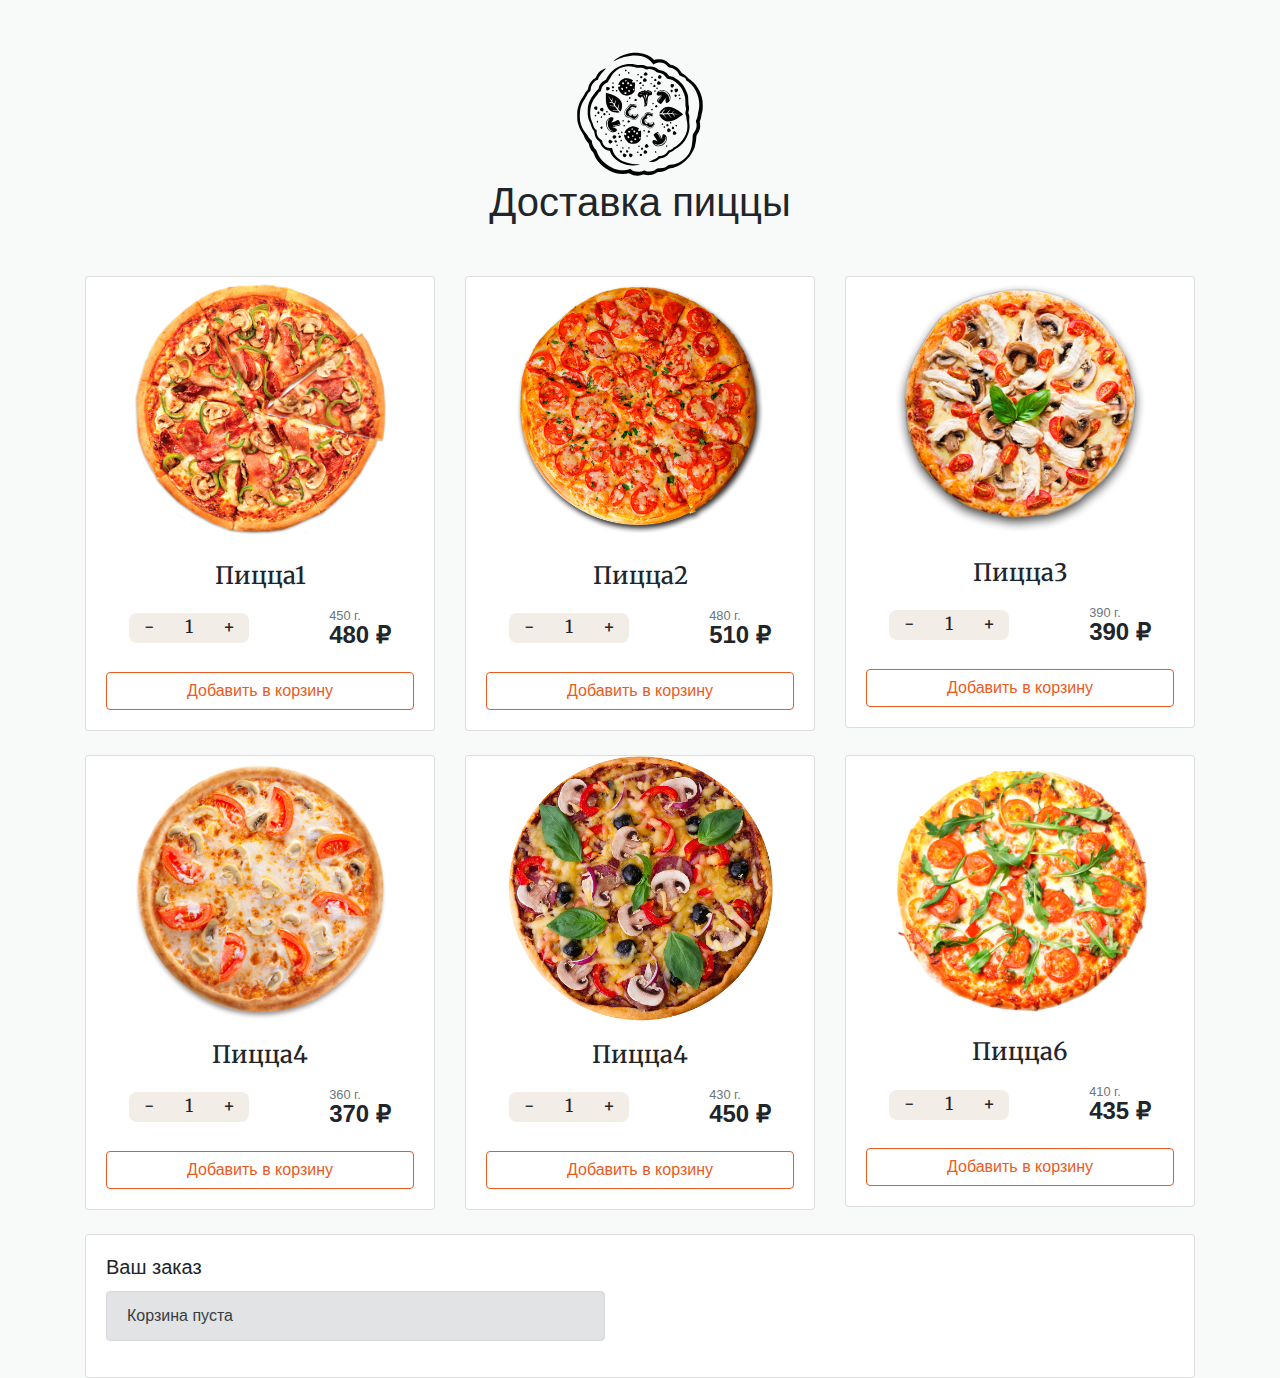
<file: index.html>
<!DOCTYPE html>
<html lang="ru">

<head>
	<meta charset="UTF-8">
	<meta name="viewport" content="width=device-width, initial-scale=1.0, shrink-to-fit=no">
	<title>Доставка пиццы</title>
	<link rel="stylesheet" href="libs/bootstrap/css/bootstrap.min.css">
	<link rel="stylesheet" href="css/main.css">
	<link href="https://fonts.googleapis.com/css?family=Merriweather:300,400,400i,700&amp;subset=cyrillic-ext" rel="stylesheet">
</head>

<body>
	<header class="header">
		<div class="container text-center">
			<img src="img/logo/logo.svg" width="130" alt="Пицца">
			<div class="top">Доставка пиццы</div>
		</div>
	</header>

	<div class="container">
		<div class="row">
		  <div class="col">
			<div class="card mb-4" data-id="01">
				<img class="img" src="img/pizza/pizza1.png" alt="">
				<div class="card-body text-center">
					<h4 class="pizza_name">Пицца1</h4>
					<div class="details-wrapper">
						<div class="items counter-wrapper">
							<div class="items__control" data-action="minus">-</div>
							<div class="items__current" data-counter>1</div>
							<div class="items__control" data-action="plus">+</div>
						</div>

						<div class="price">
							<div class="weight">450 г.</div>
							<div class="money">480 ₽</div>
						</div>
					</div>
					<button data-cart type="button" class="btn btn-block button_outline">Добавить в корзину</button>
				</div>
			</div>
		  </div>
		  
		  <div class="col">
			<div class="card mb-4"data-id="02">
				<img class="img" src="img/pizza/pizza2.png" alt="">
				<div class="card-body text-center">
					<h4 class="pizza_name">Пицца2</h4>
					<div class="details-wrapper">
						<div class="items counter-wrapper">
							<div class="items__control" data-action="minus">-</div>
							<div class="items__current" data-counter>1</div>
							<div class="items__control" data-action="plus">+</div>
						</div>

						<div class="price">
							<div class="weight">480 г.</div>
							<div class="money">510 ₽</div>
						</div>
					</div>
					<button data-cart type="button" class="btn btn-block button_outline">Добавить в корзину</button>
				</div>
			</div>
		  </div>

		  <div class="col">
			<div class="card mb-4"data-id="03">
				<img class="img" src="img/pizza/pizza3.png" alt="">
				<div class="card-body text-center">
					<h4 class="pizza_name">Пицца3</h4>
					<div class="details-wrapper">
						<div class="items counter-wrapper">
							<div class="items__control" data-action="minus">-</div>
							<div class="items__current" data-counter>1</div>
							<div class="items__control" data-action="plus">+</div>
						</div>

						<div class="price">
							<div class="weight">390 г.</div>
							<div class="money">390 ₽</div>
						</div>
					</div>
					<button data-cart type="button" class="btn btn-block button_outline">Добавить в корзину</button>
				</div>
			</div>
		  </div>
		</div>

		<div class="row">
		  <div class="col">
			<div class="card mb-4"data-id="04">
				<img class="img" src="img/pizza/pizza4.png" alt="">
				<div class="card-body text-center">
					<h4 class="pizza_name">Пицца4</h4>
					<div class="details-wrapper">
						<div class="items counter-wrapper">
							<div class="items__control" data-action="minus">-</div>
							<div class="items__current" data-counter>1</div>
							<div class="items__control" data-action="plus">+</div>
						</div>

						<div class="price">
							<div class="weight">360 г.</div>
							<div class="money">370 ₽</div>
						</div>
					</div>
					<button data-cart type="button" class="btn btn-block button_outline">Добавить в корзину</button>
				</div>
			</div>
		  </div>

		  <div class="col">
			<div class="card mb-4"data-id="05">
				<img class="img" src="img/pizza/pizza6.png" alt="">
				<div class="card-body text-center">
					<h4 class="pizza_name">Пицца4</h4>
					<div class="details-wrapper">
						<div class="items counter-wrapper">
							<div class="items__control" data-action="minus">-</div>
							<div class="items__current" data-counter>1</div>
							<div class="items__control" data-action="plus">+</div>
						</div>

						<div class="price">
							<div class="weight">430 г.</div>
							<div class="money">450 ₽</div>
						</div>
					</div>
					<button data-cart type="button" class="btn btn-block button_outline">Добавить в корзину</button>
				</div>
			</div>
		  </div>
		  
			<div class="col">
			<div class="card mb-4"data-id="06">
				<img class="img" src="img/pizza/pizza5.png" alt="">
				<div class="card-body text-center">
					<h4 class="pizza_name">Пицца6</h4>
					<div class="details-wrapper">
						<div class="items counter-wrapper">
							<div class="items__control" data-action="minus">-</div>
							<div class="items__current" data-counter>1</div>
							<div class="items__control" data-action="plus">+</div>
						</div>
						<div class="price">
							<div class="weight">410 г.</div>
							<div class="money">435 ₽</div>
						</div>
					</div>
					<button data-cart type="button" class="btn btn-block button_outline">Добавить в корзину</button>
				</div>
			</div>
		  </div>
		</div>
		
		<div class="card mb-4">
			<div class="row">
				<div class="col">
					<div class="card-body">
						<h5 class="card-title">Ваш заказ</h4>
						<div data-cart-empty class="alert alert-secondary" role="alert">
							Корзина пуста
						</div>
						<div class="cart-wrapper">
							
						</div>
					</div>
				</div>
				<div class="col">
					<div id="order-form" class="card-body border-top none">
						<h5 class="card-title">Оформление заказа</h5>
						<form>
							<div class="form-group">
								<input type="text" class="form-control" placeholder="Ваше имя">
							</div>
							<div class="form-group">
								<input type="text" class="form-control" placeholder="Адрес доставки">
							</div>
							<div class="form-group">
								<input type="text" class="form-control" placeholder="E-mail почта">
							</div>
						</form>
						<div class="cart-total">
							<p><span class="h5">Доставка:</span> <span class="delivery-cost">150 ₽</span> </p>
							<p><span class="h5">Итого:</span> <span class="total-price">0</span> <span class="rouble">₽</span></p>
						</div>
						<button type="submit" class="btn btn-primary">Заказать</button>
					</div>
				</div>
			</div>
			
	  </div>

	<!-- Подключаем скрипты -->
	<script src="./js/FinalPrice.js"></script>
	<script src="./js/CartStatus.js"></script>
	<script src="./js/Counter.js"></script>
	<script src="./js/Addtocart.js"></script>
</body>

</html>
</file>
<file: css/main.css>
body, html {
	background-color: #F8F9F9;
	height: 100%;
}

.main h1 {
    font: 700 40px/50px 'Roboto Slab', 'Times New Roman', serif;
    margin: 0 0 15px;
}

.h3, h4 {
	font-family: 'Merriweather', serif;
	font-size: 1.5rem;
}

a {
	color: rgb(75, 75, 75) !important;
	text-decoration: none !important
  }

.header {
	padding-top: 50px;
	padding-bottom: 50px;
}

.top
{
	font-size: 2.5rem;
	font-weight: 300;
	line-height: 1.2;
}

.img {
	width: 265px;
	height: auto;
	margin-left: auto;
	margin-right: auto;
}

.pizza_name {
    font-size: 24px;
    font-weight: 500;
	font-family: 'Merriweather', serif;
	height: 40px;
}

.details-wrapper {
	display: flex;
	justify-content: space-between;
	align-items: center;
	margin-bottom: 25px;
	width: 85%;
	margin-left: auto;
	margin-right: auto;
}

.items {
	font-family: 'Merriweather', serif;
	background: #f2ede7;
	border-radius: 8px;
	width: 120px;
	display: flex;
	font-size: 18px;
	height: 30px;
	overflow: hidden;
}

.items__control {
	width: 40px;
	cursor: pointer;
	transition: 0.2s ease-in;
	text-align: center;
}

.items__control:hover {
    background: #eb5a1e;
    color: #FFF;
}

.items__current {
	width: 40px;
}

.items.items--small {
	width: 90px;
	font-size: 16px;
	height: 26px;
	text-align: center;
}

.price {
	text-align: left;
}

.weight {
	color: #6c757d!important;
	font-size: 80%;
	line-height: 1;
}

.money {
	font-size: 1.5rem;
	font-weight: 600;
	line-height: 1;
}

.button_outline {
    color: #eb5a1e;
    border-color: #eb5a1e;
}

.button_outline:hover {
    color: #FFF;
    background-color: #eb5a1e;
    border-color: #eb5a1e;
}

.cart-top {
	display: flex;
	align-items: flex-start;
	padding-bottom: 15px;
	border-bottom: 1px solid #dee2e6;
	margin-bottom: 15px;
}

.cart-img img {
	max-width: 100px;
	height: auto;
}

.cart-item__desc {
	padding-top: 15px;
	padding-left: 15px;
}

.cart-pizza_name {
	font-family: 'Merriweather', serif;
	font-size: 16px;
    line-height: 1.2;
	font-weight: 600;
	margin-bottom: 5px;
}

.cart-item__details {
	display: flex;
	justify-content: flex-start;
	align-items: center;
}

.cart-item__details .money {
	font-size: 18px;
	margin-left: 15px;
}

.cart-total {
	font-size: 18px;
	font-weight: 500;
}

.delivery-cost {
	color: #EB5A1E;
}

.total-price {
	color: #EB5A1E;
}

.rouble {
	color: #EB5A1E;
}

.none {
	display: none;
}
</file>
